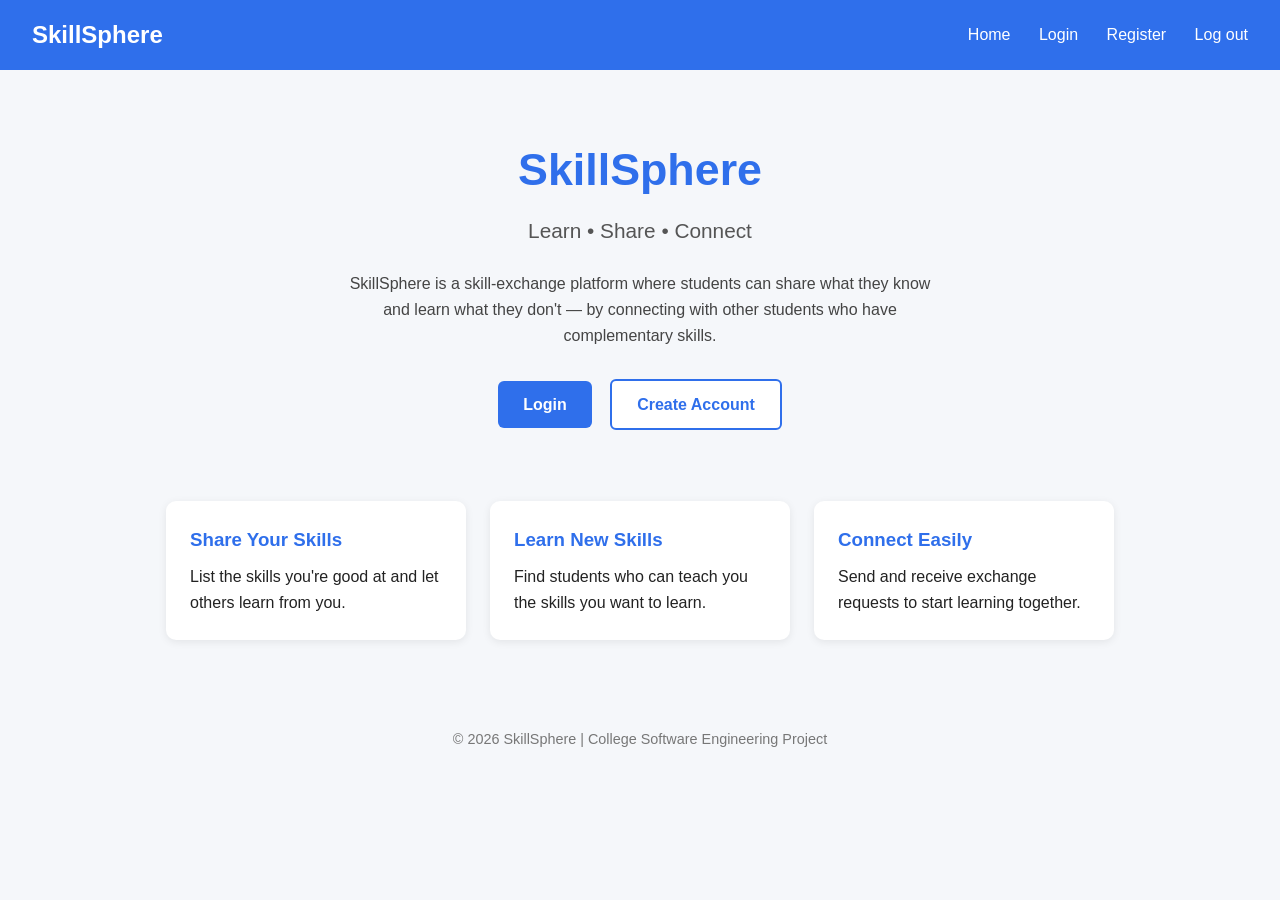
<file: frontend/index.html>
<!DOCTYPE html>
<html lang="en">
<head>
    <meta charset="UTF-8">
    <meta name="viewport" content="width=device-width, initial-scale=1.0">
    <title>SkillSphere - Learn • Share • Connect</title>
    <link rel="stylesheet" href="css/style.css">
</head>
<body>

    <!-- Top navigation bar -->
    <header class="navbar">
        <div class="logo">SkillSphere</div>
        <nav>
            <a href="index.html">Home</a>
            <a href="login.html">Login</a>
            <a href="register.html">Register</a>
            <a href="#" id="logoutLink">Log out</a>
        </nav>
    </header>

    <!-- Main landing section -->
    <main>
        <section class="hero">
            <h1>SkillSphere</h1>
            <p class="tagline">Learn • Share • Connect</p>
            <p class="hero-description">
                SkillSphere is a skill-exchange platform where students can share
                what they know and learn what they don't — by connecting with
                other students who have complementary skills.
            </p>

            <div class="hero-buttons">
                <a href="login.html" class="btn btn-primary">Login</a>
                <a href="register.html" class="btn btn-secondary">Create Account</a>
            </div>
        </section>

        <!-- Simple info cards explaining the platform -->
        <section class="info-cards">
            <div class="card">
                <h3>Share Your Skills</h3>
                <p>List the skills you're good at and let others learn from you.</p>
            </div>
            <div class="card">
                <h3>Learn New Skills</h3>
                <p>Find students who can teach you the skills you want to learn.</p>
            </div>
            <div class="card">
                <h3>Connect Easily</h3>
                <p>Send and receive exchange requests to start learning together.</p>
            </div>
        </section>
    </main>

    <footer>
        <p>&copy; 2026 SkillSphere | College Software Engineering Project</p>
    </footer>
       <script src="js/script.js"></script>
</body>
</html>
</file>
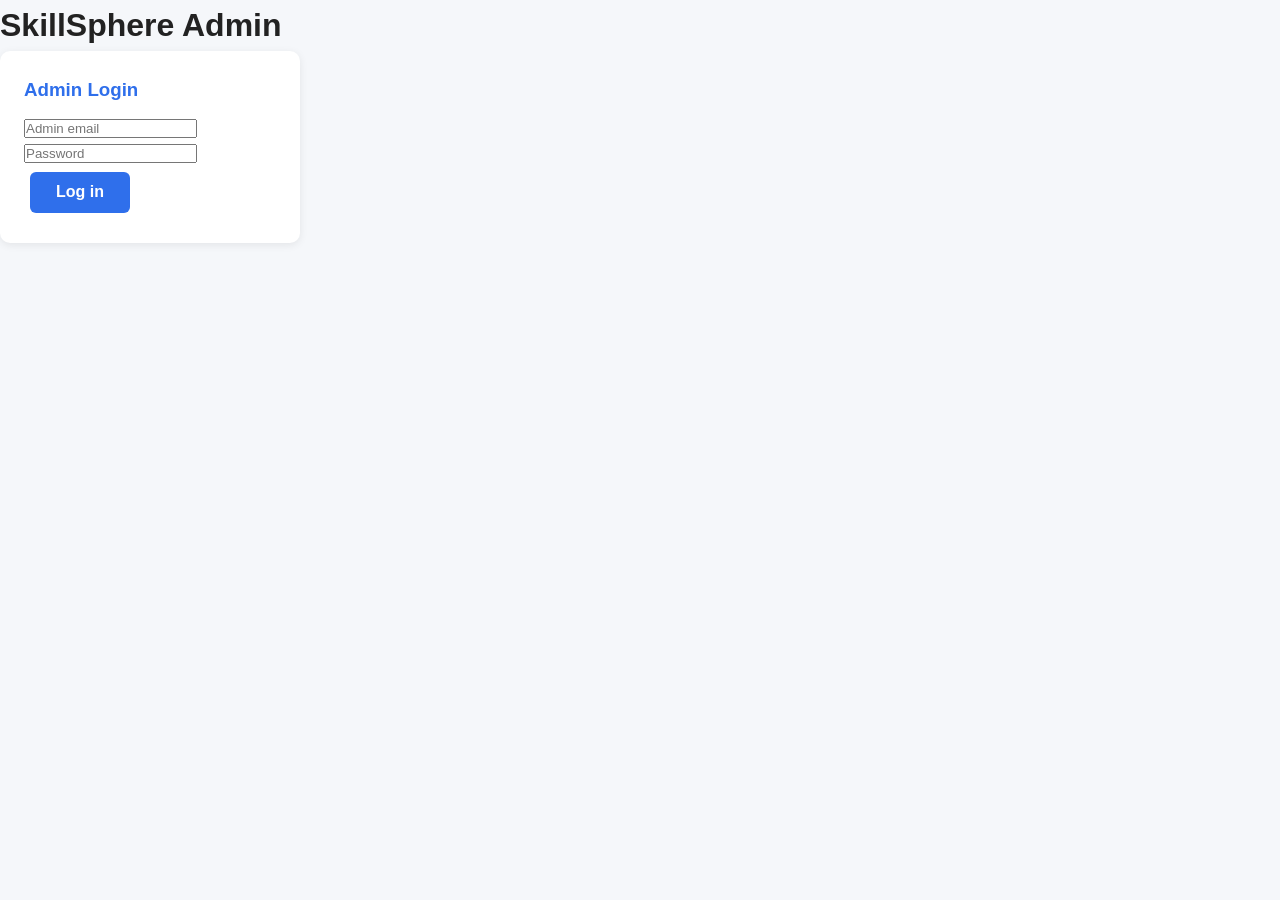
<file: frontend/admin.html>
<!DOCTYPE html>
<html lang="en">
<head>
    <meta charset="UTF-8">
    <meta name="viewport" content="width=device-width, initial-scale=1.0">
    <title>SkillSphere Admin</title>
    <link rel="stylesheet" href="css/style.css">
</head>
<body>
    <h1>SkillSphere Admin</h1>

    <div id="adminLoginBox" class="card">
        <h3>Admin Login</h3>
        <form id="adminLoginForm">
            <input type="email" id="adminEmail" placeholder="Admin email" required>
            <input type="password" id="adminPassword" placeholder="Password" required>
            <button type="submit" class="btn btn-primary">Log in</button>
        </form>
    </div>

    <div id="adminPanel" style="display:none">
        <p>Logged in as <strong id="adminName"></strong>
            <button id="adminLogout" class="btn btn-secondary">Log out</button></p>

        <div class="card">
            <h3>All Users</h3>
            <table border="1" cellpadding="6">
                <thead>
                    <tr><th>ID</th><th>Name</th><th>Email</th><th>Credits</th><th>Role</th><th>Skills</th></tr>
                </thead>
                <tbody id="usersBody"></tbody>
            </table>
        </div>

        <div class="card">
            <h3>All Skills</h3>
            <table border="1" cellpadding="6">
                <thead>
                    <tr><th>ID</th><th>Skill</th><th>Category</th><th>Description</th><th>Teacher</th><th></th></tr>
                </thead>
                <tbody id="skillsBody"></tbody>
            </table>
        </div>
    </div>

    <script src="admin.js"></script>
</body>
</html>
</file>
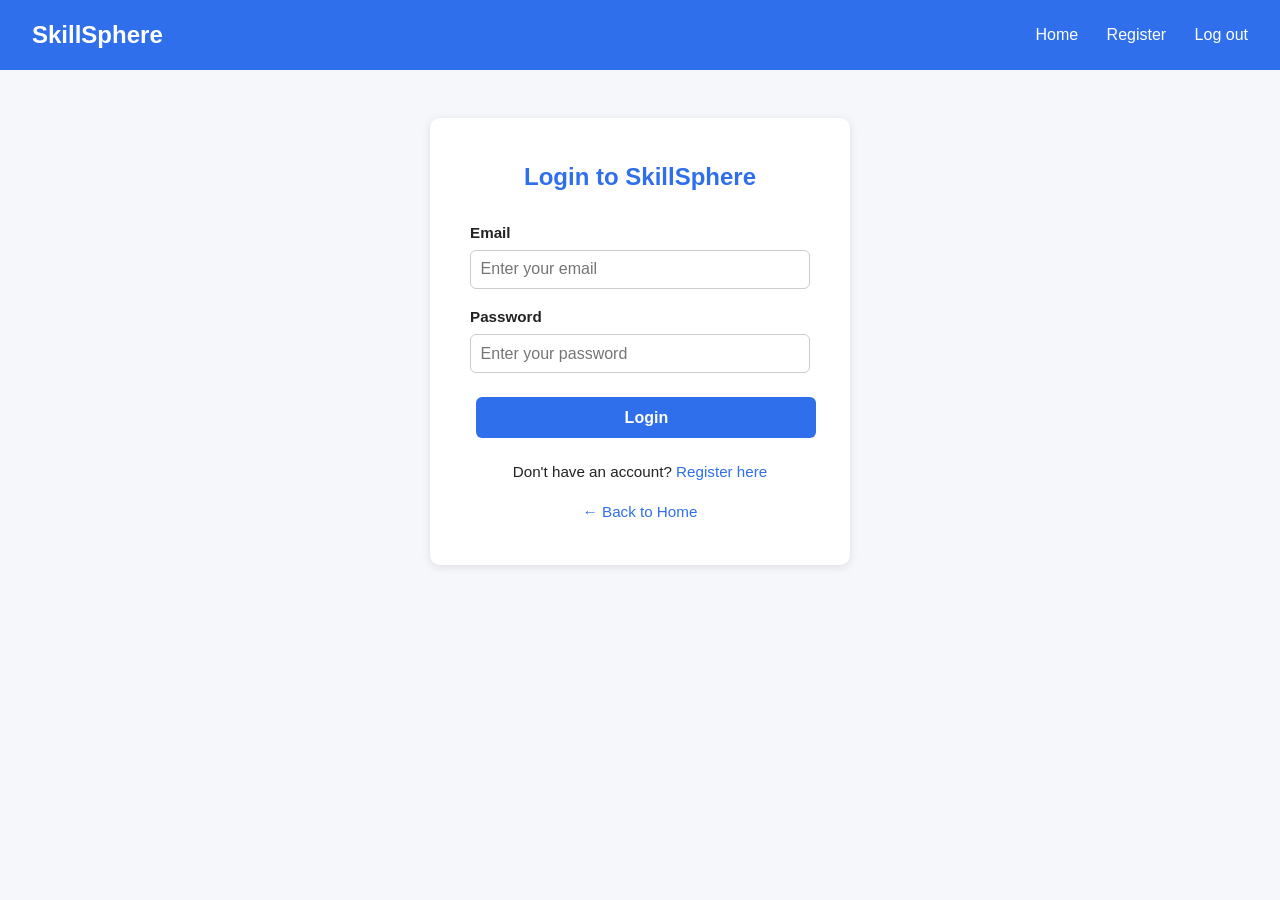
<file: frontend/dashboard.html>
<!DOCTYPE html>
<html lang="en">
<head>
    <meta charset="UTF-8">
    <meta name="viewport" content="width=device-width, initial-scale=1.0">
    <title>Dashboard - SkillSphere</title>
    <link rel="stylesheet" href="css/style.css">
</head>
<body>

    <header class="navbar">
        <div class="logo">SkillSphere</div>
        <nav>
            <a href="index.html" id="logoutBtn">Logout</a>
        </nav>
    </header>

    <main class="dashboard">

               <!-- Welcome message -->
        <section class="welcome-banner">
            <h1>Welcome back, <span id="welcomeName">Student</span>!</h1>
            <p>Here's what's happening with your skill exchanges.</p>
        </section>

               <!-- User profile section (real data from login) -->
        <section class="profile-section card">
            <h2>My Profile</h2>
            <p><strong>Name:</strong> <span id="profileName"></span></p>
            <p><strong>Email:</strong> <span id="profileEmail"></span></p>
            <p><strong>Credits:</strong> <span id="profileCredits"></span></p>
        </section>

        <!-- Dashboard grid with placeholder sections -->
        <section class="dashboard-grid">

                       <div class="dashboard-box card">
                <h3>My Skills</h3>
                <ul id="skillList"></ul>

                <form id="skillForm">
                    <input type="text" id="skillName" placeholder="Skill name" required>
                    <input type="text" id="skillCategory" placeholder="Category (e.g. Programming)">
                    <input type="text" id="skillDescription" placeholder="Short description">
                    <button type="submit" class="btn btn-primary">Add Skill</button>
                </form>
            </div>

            <div class="dashboard-box card">
                <h3>Skills I Want to Learn</h3>
                <ul>
                    <li>Guitar Basics</li>
                    <li>Web Development</li>
                    <li>Video Editing</li>
                </ul>
            </div>

                       <div class="dashboard-box card">
                <h3>Find Skills</h3>
                <form id="searchForm">
                    <input type="text" id="searchKeyword" placeholder="Search skills (empty = show all)">
                    <button type="submit" class="btn btn-primary">Search</button>
                </form>
                <ul id="searchResults"></ul>
            </div>

            <div class="dashboard-box card">
                <h3>Exchange Requests</h3>
                <p>No pending requests yet.</p>
                <button class="btn btn-secondary" disabled>View Requests (Coming Soon)</button>
            </div>
            

        </section>

    </main>

    <footer>
        <p>&copy; 2026 SkillSphere | College Software Engineering Project</p>
    </footer>

    <script src="js/script.js"></script>
</body>
</html>
</file>
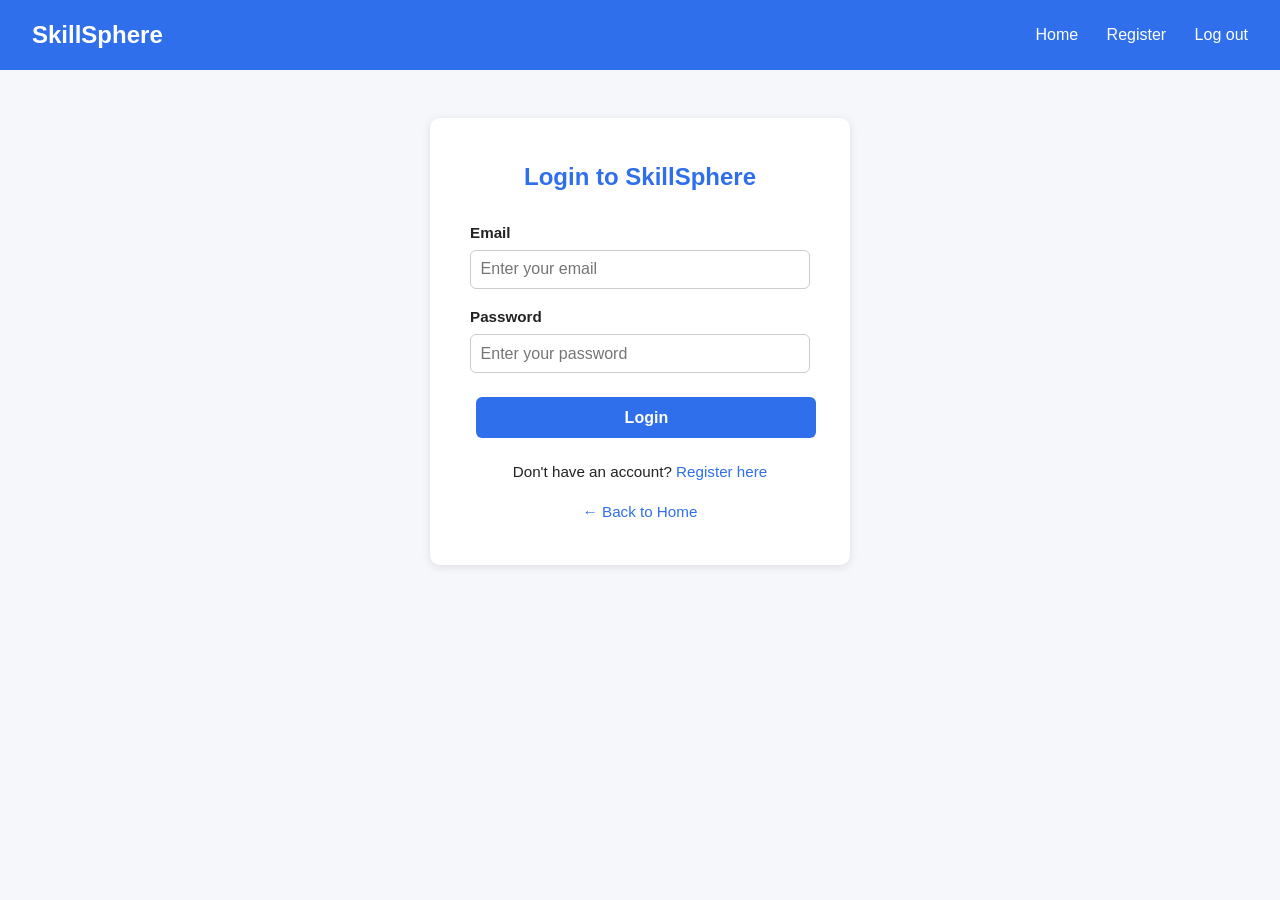
<file: frontend/login.html>
<!DOCTYPE html>
<html lang="en">
<head>
    <meta charset="UTF-8">
    <meta name="viewport" content="width=device-width, initial-scale=1.0">
    <title>Login - SkillSphere</title>
    <link rel="stylesheet" href="css/style.css">
</head>
<body>

    <header class="navbar">
        <div class="logo">SkillSphere</div>
        <nav>
            <a href="index.html">Home</a>
            <a href="register.html">Register</a>
            <a href="#" id="logoutLink">Log out</a>
        </nav>
    </header>

    <main class="form-page">
        <div class="form-container">
            <h2>Login to SkillSphere</h2>

            <!-- Login form: no real authentication yet, handled in later steps -->
            <form id="loginForm">
                <label for="email">Email</label>
                <input type="email" id="email" name="email" placeholder="Enter your email" required>

                <label for="password">Password</label>
                <input type="password" id="password" name="password" placeholder="Enter your password" required>

                <button type="submit" class="btn btn-primary form-btn">Login</button>
            </form>

            <p class="form-link">Don't have an account? <a href="register.html">Register here</a></p>
            <p class="form-link"><a href="index.html">← Back to Home</a></p>
        </div>
    </main>

    <script src="js/script.js"></script>
</body>
</html>
</file>
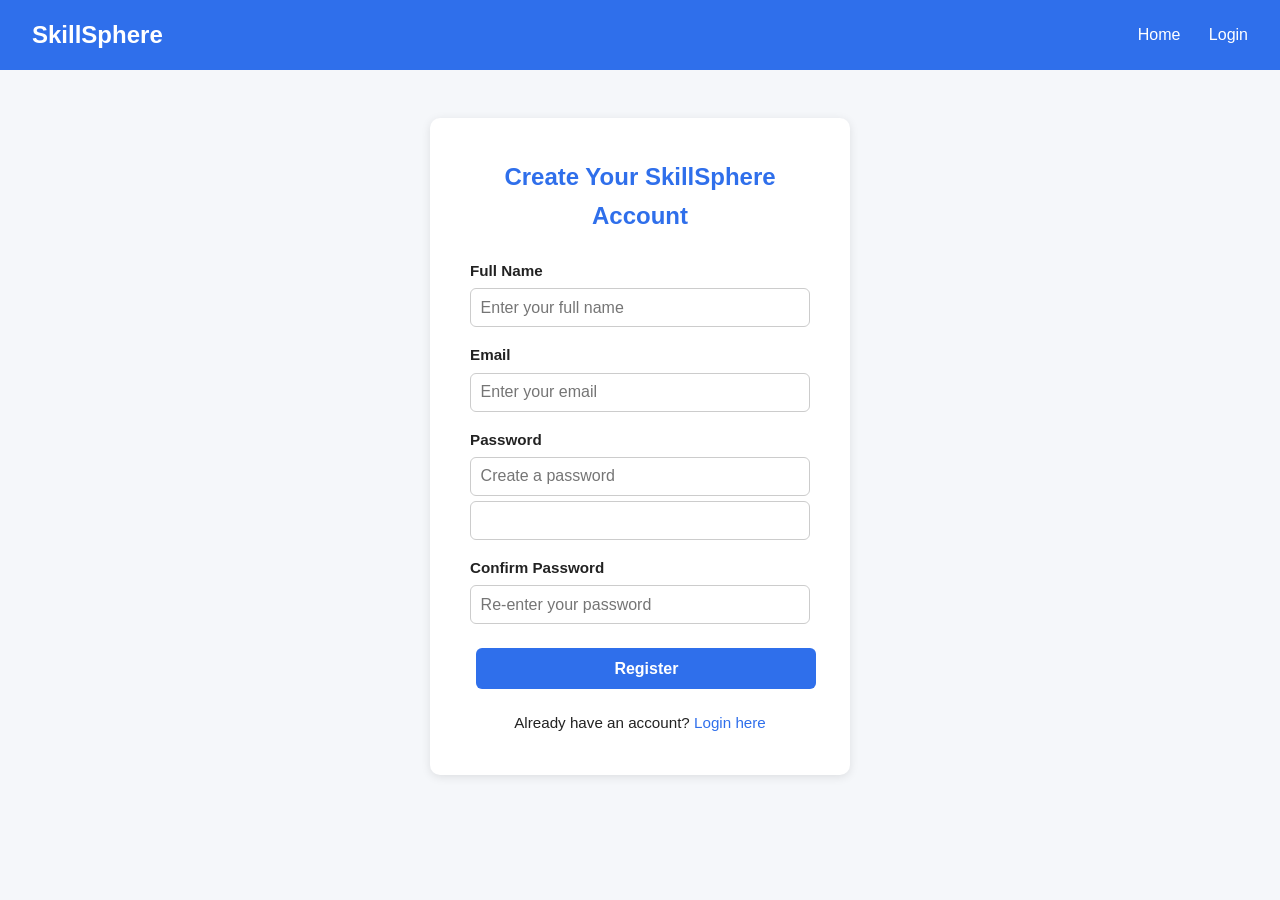
<file: frontend/register.html>
<!DOCTYPE html>
<html lang="en">
<head>
    <meta charset="UTF-8">
    <meta name="viewport" content="width=device-width, initial-scale=1.0">
    <title>Register - SkillSphere</title>
    <link rel="stylesheet" href="css/style.css">
</head>
<body>

    <header class="navbar">
        <div class="logo">SkillSphere</div>
        <nav>
            <a href="index.html">Home</a>
            <a href="login.html">Login</a>
        </nav>
    </header>

    <main class="form-page">
        <div class="form-container">
            <h2>Create Your SkillSphere Account</h2>

            
            <form id="registerForm">
                <label for="fullname">Full Name</label>
                <input type="text" id="fullname" name="fullname" placeholder="Enter your full name" required>

                <label for="email">Email</label>
                <input type="email" id="email" name="email" placeholder="Enter your email" required>

                <label for="password">Password</label>
                <input type="password" id="password" name="password" placeholder="Create a password" required>
                <input type="password" id="..." minlength="6" maxlength="64" required>
                <label for="confirmPassword">Confirm Password</label>
                <input type="password" id="confirmPassword" name="confirmPassword" placeholder="Re-enter your password" required>
                
                <button type="submit" class="btn btn-primary form-btn">Register</button>
            </form>

            <p class="form-link">Already have an account? <a href="login.html">Login here</a></p>
        </div>
    </main>

    <script src="js/script.js"></script>
</body>
</html>
</file>
<file: frontend/css/style.css>
/* ==========================================================
   SkillSphere - Basic Stylesheet
   Keep it simple: colors, spacing, readable fonts, cards.
   ========================================================== */

/* Reset default spacing so layout is predictable */
* {
    margin: 0;
    padding: 0;
    box-sizing: border-box;
}

body {
    font-family: 'Segoe UI', Arial, sans-serif;
    background-color: #f5f7fa;
    color: #222;
    line-height: 1.6;
}

/* ---------- Navbar ---------- */
.navbar {
    display: flex;
    justify-content: space-between;
    align-items: center;
    background-color: #2f6feb;
    padding: 1rem 2rem;
    flex-wrap: wrap;
}

.navbar .logo {
    color: #fff;
    font-size: 1.5rem;
    font-weight: bold;
}

.navbar nav a {
    color: #fff;
    text-decoration: none;
    margin-left: 1.5rem;
    font-weight: 500;
}

.navbar nav a:hover {
    text-decoration: underline;
}

/* ---------- Hero Section (Landing Page) ---------- */
.hero {
    text-align: center;
    padding: 4rem 1.5rem 2rem;
}

.hero h1 {
    font-size: 2.8rem;
    color: #2f6feb;
}

.tagline {
    font-size: 1.3rem;
    color: #555;
    margin-top: 0.5rem;
}

.hero-description {
    max-width: 600px;
    margin: 1.5rem auto;
    color: #444;
}

.hero-buttons {
    margin-top: 1.5rem;
}

/* ---------- Buttons ---------- */
.btn {
    display: inline-block;
    padding: 0.7rem 1.6rem;
    margin: 0.4rem;
    border-radius: 6px;
    text-decoration: none;
    font-weight: 600;
    cursor: pointer;
    border: none;
    font-size: 1rem;
}

.btn-primary {
    background-color: #2f6feb;
    color: #fff;
}

.btn-primary:hover {
    background-color: #1d4fc4;
}

.btn-secondary {
    background-color: #fff;
    color: #2f6feb;
    border: 2px solid #2f6feb;
}

.btn-secondary:hover {
    background-color: #eaf0ff;
}

.btn:disabled {
    opacity: 0.6;
    cursor: not-allowed;
}

/* ---------- Info Cards (Landing Page) ---------- */
.info-cards {
    display: flex;
    flex-wrap: wrap;
    justify-content: center;
    gap: 1.5rem;
    padding: 2rem 1.5rem 4rem;
}

.card {
    background: #fff;
    border-radius: 10px;
    padding: 1.5rem;
    box-shadow: 0 2px 8px rgba(0, 0, 0, 0.08);
    max-width: 300px;
    flex: 1 1 250px;
}

.card h3 {
    color: #2f6feb;
    margin-bottom: 0.6rem;
}

/* ---------- Forms (Login / Register) ---------- */
.form-page {
    display: flex;
    justify-content: center;
    align-items: center;
    padding: 3rem 1rem;
}

.form-container {
    background: #fff;
    padding: 2.5rem;
    border-radius: 10px;
    box-shadow: 0 2px 10px rgba(0, 0, 0, 0.1);
    width: 100%;
    max-width: 420px;
}

.form-container h2 {
    text-align: center;
    color: #2f6feb;
    margin-bottom: 1.5rem;
}

.form-container label {
    display: block;
    margin-top: 1rem;
    font-weight: 600;
    font-size: 0.95rem;
}

.form-container input {
    width: 100%;
    padding: 0.6rem;
    margin-top: 0.3rem;
    border: 1px solid #ccc;
    border-radius: 6px;
    font-size: 1rem;
}

.form-container input:focus {
    outline: none;
    border-color: #2f6feb;
}

.form-btn {
    width: 100%;
    margin-top: 1.5rem;
}

.form-link {
    text-align: center;
    margin-top: 1rem;
    font-size: 0.95rem;
}

.form-link a {
    color: #2f6feb;
    text-decoration: none;
}

.form-link a:hover {
    text-decoration: underline;
}

/* ---------- Dashboard ---------- */
.dashboard {
    padding: 2rem 1.5rem;
    max-width: 1000px;
    margin: 0 auto;
}

.welcome-banner {
    margin-bottom: 1.5rem;
}

.welcome-banner h1 {
    color: #2f6feb;
}

.profile-section {
    margin-bottom: 1.5rem;
}

.dashboard-grid {
    display: grid;
    grid-template-columns: repeat(auto-fit, minmax(220px, 1fr));
    gap: 1.5rem;
}

.dashboard-box ul {
    list-style: none;
    margin-top: 0.5rem;
}

.dashboard-box ul li {
    background: #eaf0ff;
    padding: 0.5rem 0.8rem;
    border-radius: 6px;
    margin-bottom: 0.5rem;
}

.dashboard-box h3 {
    color: #2f6feb;
    margin-bottom: 0.6rem;
}

.dashboard-box p {
    margin-bottom: 0.8rem;
    color: #555;
}

/* ---------- Footer ---------- */
footer {
    text-align: center;
    padding: 1.5rem;
    color: #777;
    font-size: 0.9rem;
}

/* ---------- Responsive ---------- */
@media (max-width: 600px) {
    .navbar {
        flex-direction: column;
        text-align: center;
    }

    .navbar nav a {
        margin: 0.3rem 0.7rem;
    }

    .hero h1 {
        font-size: 2.2rem;
    }
}
</file>
